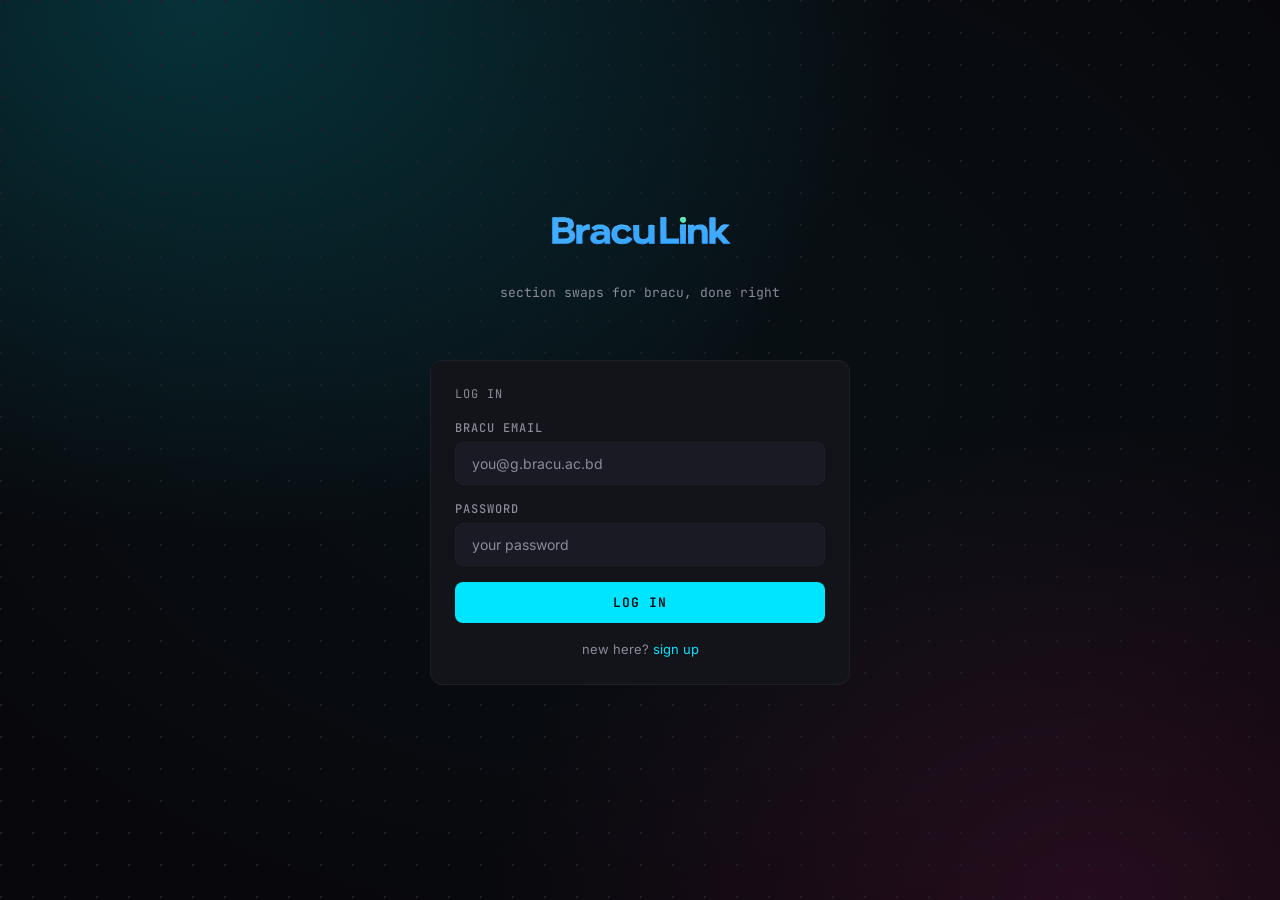
<file: src/main/resources/static/index.html>
<!doctype html>
<html lang="en">
<head>
  <meta charset="UTF-8" />
  <meta name="viewport" content="width=device-width, initial-scale=1.0" />
  <title>braculink</title>
  <link rel="stylesheet" href="css/style.css" />
</head>
<body>
  <div class="auth-shell">
    <div class="auth-shell-inner stack stack-lg">
      <div class="auth-logo">
        <img src="assets/logo.svg" alt="braculink" />
      </div>
      <p class="auth-tagline">section swaps for bracu, done right</p>

      <section id="signup-card" class="card hidden">
        <p class="card-label">SIGN UP</p>
        <div class="banner hidden"></div>
        <form id="signup-form" class="stack stack-md">
          <div class="field">
            <label for="signup-fullName">full name</label>
            <input id="signup-fullName" name="fullName" type="text" placeholder="your full name" required />
          </div>
          <div class="field">
            <label for="signup-studentId">student id</label>
            <input id="signup-studentId" name="studentId" type="text" placeholder="e.g. 21301234" required />
          </div>
          <div class="field">
            <label for="signup-bracuEmail">bracu email</label>
            <input id="signup-bracuEmail" name="bracuEmail" type="email" placeholder="you@g.bracu.ac.bd" required />
          </div>
          <div class="field">
            <label for="signup-password">password</label>
            <input id="signup-password" name="password" type="password" placeholder="at least 8 characters" minlength="8" required />
          </div>
          <button type="submit" class="btn">create account</button>
        </form>
      </section>

      <section id="verify-card" class="card hidden">
        <p class="card-label">VERIFY EMAIL</p>
        <div class="banner hidden"></div>
        <p class="muted mono text-sm">check the server console for your OTP</p>
        <form id="verify-form" class="stack stack-md">
          <div class="field">
            <label for="verify-email">bracu email</label>
            <input id="verify-email" name="email" type="email" placeholder="you@g.bracu.ac.bd" required />
          </div>
          <div class="field">
            <label for="verify-otp">otp</label>
            <input id="verify-otp" name="otp" type="text" placeholder="6-digit code" required />
          </div>
          <button type="submit" class="btn">verify</button>
        </form>
      </section>

      <section id="login-card" class="card">
        <p class="card-label">LOG IN</p>
        <div class="banner hidden"></div>
        <form id="login-form" class="stack stack-md">
          <div class="field">
            <label for="login-bracuEmail">bracu email</label>
            <input id="login-bracuEmail" name="bracuEmail" type="email" placeholder="you@g.bracu.ac.bd" required />
          </div>
          <div class="field">
            <label for="login-password">password</label>
            <input id="login-password" name="password" type="password" placeholder="your password" required />
          </div>
          <button type="submit" class="btn">log in</button>
        </form>
        <p class="auth-toggle">new here? <a href="#" id="toggle-signup">sign up</a></p>
      </section>
    </div>
  </div>

  <script src="js/api.js"></script>
  <script>
    const signupCard = document.getElementById("signup-card");
    const verifyCard = document.getElementById("verify-card");
    const loginCard = document.getElementById("login-card");
    const toggleSignupLink = document.getElementById("toggle-signup");

    function showCardBanner(card, message, type) {
      const banner = card.querySelector(".banner");
      banner.textContent = message;
      banner.className = `banner ${type === "success" ? "banner-success" : "banner-error"}`;
    }

    function hideCardBanner(card) {
      const banner = card.querySelector(".banner");
      banner.className = "banner hidden";
    }

    toggleSignupLink.addEventListener("click", (event) => {
      event.preventDefault();
      const opening = signupCard.classList.contains("hidden");
      signupCard.classList.toggle("hidden");
      toggleSignupLink.textContent = opening ? "already have an account?" : "sign up";
      if (opening) {
        signupCard.scrollIntoView({ behavior: "smooth", block: "start" });
      }
    });

    document.getElementById("signup-form").addEventListener("submit", async (event) => {
      event.preventDefault();
      hideCardBanner(signupCard);
      const form = event.target;
      const payload = {
        fullName: form.fullName.value.trim(),
        studentId: form.studentId.value.trim(),
        bracuEmail: form.bracuEmail.value.trim(),
        password: form.password.value,
      };

      try {
        await apiFetch("/api/auth/signup", {
          method: "POST",
          body: JSON.stringify(payload),
        });
        showCardBanner(signupCard, "signed up — check the server console for your OTP", "success");
        document.getElementById("verify-email").value = payload.bracuEmail;
        verifyCard.classList.remove("hidden");
        verifyCard.scrollIntoView({ behavior: "smooth", block: "start" });
      } catch (error) {
        showCardBanner(signupCard, error.message, "error");
      }
    });

    document.getElementById("verify-form").addEventListener("submit", async (event) => {
      event.preventDefault();
      hideCardBanner(verifyCard);
      const form = event.target;
      const payload = {
        bracuEmail: form.email.value.trim(),
        otp: form.otp.value.trim(),
      };

      try {
        await apiFetch("/api/auth/verify", {
          method: "POST",
          body: JSON.stringify(payload),
        });
        showCardBanner(verifyCard, "email verified — you can log in now", "success");
        document.getElementById("login-bracuEmail").value = payload.bracuEmail;
        loginCard.scrollIntoView({ behavior: "smooth", block: "start" });
      } catch (error) {
        showCardBanner(verifyCard, error.message, "error");
      }
    });

    document.getElementById("login-form").addEventListener("submit", async (event) => {
      event.preventDefault();
      hideCardBanner(loginCard);
      const form = event.target;
      const payload = {
        bracuEmail: form.bracuEmail.value.trim(),
        password: form.password.value,
      };

      try {
        const data = await apiFetch("/api/auth/login", {
          method: "POST",
          body: JSON.stringify(payload),
        });
        setToken(data.token);
        window.location.href = "dashboard.html";
      } catch (error) {
        showCardBanner(loginCard, error.message, "error");
      }
    });
  </script>
</body>
</html>
</file>
<file: src/main/resources/static/css/style.css>
@import url('https://fonts.googleapis.com/css2?family=Inter:wght@400;500;600&family=JetBrains+Mono:wght@400;600&display=swap');

/* Braculink shared stylesheet — dark neon, imported by every page */

:root {
  --bg: #08080C;
  --surface: #13131A;
  --surface-2: #1A1A24;
  --border: #1F1F2A;
  --text: #E4E4E7;
  --text-muted: #8A8A99;
  --accent: #00E5FF;
  --accent-glow: rgba(0, 229, 255, 0.35);
  --accent-2: #FF2E9A;
  --accent-2-glow: rgba(255, 46, 154, 0.35);
  --success: #00FF9C;
  --danger: #FF3D5A;
  --warning: #FFB020;
  --radius: 12px;
  --radius-sm: 8px;
}

*,
*::before,
*::after {
  box-sizing: border-box;
}

html {
  -webkit-font-smoothing: antialiased;
}

body {
  margin: 0;
  min-height: 100vh;
  font-family: 'Inter', -apple-system, BlinkMacSystemFont, sans-serif;
  color: var(--text);
  background-color: var(--bg);
  background-image:
    radial-gradient(circle at 1px 1px, var(--border) 1px, transparent 0),
    radial-gradient(ellipse 1400px 1000px at 50% 40%, rgba(0, 229, 255, 0.04), transparent 60%),
    radial-gradient(ellipse 1200px 900px at 15% 0%, rgba(0, 229, 255, 0.18), transparent 60%),
    radial-gradient(ellipse 1000px 800px at 85% 100%, rgba(255, 46, 154, 0.12), transparent 60%);
  background-size: 32px 32px, auto, auto, auto;
  background-repeat: repeat, no-repeat, no-repeat, no-repeat;
  background-attachment: fixed, fixed, fixed, fixed;
}

h1, h2, h3, h4, h5, h6 {
  font-family: 'JetBrains Mono', monospace;
  letter-spacing: -0.02em;
  font-weight: 600;
  margin: 0 0 12px;
  color: var(--text);
}

h1 { font-size: 2rem; }
h2 { font-size: 1.4rem; }
h3 { font-size: 1.1rem; }

p {
  margin: 0 0 12px;
  line-height: 1.6;
}

a {
  color: var(--accent);
  text-decoration: none;
}

a:hover {
  text-decoration: underline;
}

/* ---------- Card ---------- */

.card {
  background-color: var(--surface);
  border: 1px solid var(--border);
  border-radius: var(--radius);
  padding: 24px;
}

.card-nested {
  background-color: var(--surface-2);
  border: 1px solid var(--border);
  border-radius: var(--radius);
  padding: 24px;
}

.card-confirmed {
  border-color: rgba(0, 255, 156, 0.4);
  box-shadow: 0 0 32px rgba(0, 255, 156, 0.08);
}

/* ---------- Buttons ---------- */

.btn,
.btn-secondary,
.btn-magenta,
.btn-danger {
  display: inline-flex;
  align-items: center;
  justify-content: center;
  gap: 8px;
  font-family: 'JetBrains Mono', monospace;
  font-weight: 600;
  font-size: 13px;
  text-transform: uppercase;
  letter-spacing: 0.08em;
  border-radius: var(--radius-sm);
  padding: 12px 20px;
  cursor: pointer;
  transition: transform 150ms ease, box-shadow 150ms ease, border-color 150ms ease, color 150ms ease, background-color 150ms ease;
}

.btn {
  background-color: var(--accent);
  color: #0A0A0F;
  border: none;
}

.btn:hover {
  transform: translateY(-1px);
  box-shadow: 0 0 24px var(--accent-glow);
}

.btn:active {
  transform: translateY(0);
}

.btn:disabled {
  opacity: 0.5;
  cursor: not-allowed;
  transform: none;
  box-shadow: none;
}

.btn-secondary {
  background-color: transparent;
  color: var(--text);
  border: 1px solid var(--border);
}

.btn-secondary:hover {
  border-color: var(--accent);
  color: var(--accent);
}

.btn-secondary:active {
  transform: translateY(0);
}

.btn-magenta {
  background-color: var(--accent-2);
  color: #0A0A0F;
  border: none;
}

.btn-magenta:hover {
  transform: translateY(-1px);
  box-shadow: 0 0 24px var(--accent-2-glow);
}

.btn-magenta:active {
  transform: translateY(0);
}

.btn-danger {
  background-color: transparent;
  color: var(--danger);
  border: 1px solid rgba(255, 61, 90, 0.4);
}

.btn-danger:hover {
  border-color: var(--danger);
  color: var(--danger);
  box-shadow: 0 0 24px rgba(255, 61, 90, 0.2);
}

.btn-danger:active {
  transform: translateY(0);
}

.btn-sm {
  padding: 6px 12px;
  font-size: 12px;
}

/* ---------- Forms ---------- */

label {
  display: block;
  color: var(--text-muted);
  font-family: 'JetBrains Mono', monospace;
  font-size: 12px;
  font-weight: 500;
  text-transform: uppercase;
  letter-spacing: 0.08em;
  margin-bottom: 6px;
}

input,
select,
textarea {
  width: 100%;
  font-family: 'Inter', sans-serif;
  font-size: 14px;
  color: var(--text);
  background-color: var(--surface-2);
  border: 1px solid var(--border);
  border-radius: var(--radius-sm);
  padding: 12px 16px;
}

input::placeholder,
textarea::placeholder {
  color: var(--text-muted);
}

input:focus,
select:focus,
textarea:focus {
  outline: none;
  border-color: var(--accent);
  box-shadow: 0 0 0 3px var(--accent-glow);
}

.field {
  display: flex;
  flex-direction: column;
}

input[type="checkbox"] {
  width: auto;
  accent-color: var(--accent);
  cursor: pointer;
}

/* ---------- Nav ---------- */

.nav {
  position: sticky;
  top: 0;
  z-index: 10;
  background-color: var(--surface);
  border-bottom: 1px solid var(--border);
  padding: 16px 32px;
  display: flex;
  align-items: center;
  justify-content: space-between;
}

.nav-links {
  display: flex;
  align-items: center;
  gap: 24px;
}

.nav-links a {
  color: var(--text-muted);
  text-decoration: none;
  font-family: 'Inter', sans-serif;
  font-weight: 500;
  font-size: 14px;
  padding-bottom: 4px;
  border-bottom: 2px solid transparent;
}

.nav-links a:hover {
  color: var(--text);
  text-decoration: none;
}

.nav-links a.active {
  color: var(--accent);
  border-bottom-color: var(--accent);
}

/* ---------- Notifications ---------- */

.notif-wrap {
  position: relative;
  display: flex;
  align-items: center;
}

.notif-bell {
  position: relative;
  display: inline-flex;
  align-items: center;
  justify-content: center;
  background: none;
  border: none;
  padding: 6px;
  margin: 0;
  cursor: pointer;
  color: var(--text-muted);
  transition: color 150ms ease;
}

.notif-bell:hover {
  color: var(--text);
}

.notif-bell svg {
  display: block;
}

.notif-badge {
  position: absolute;
  top: 0;
  right: 0;
  min-width: 16px;
  height: 16px;
  padding: 0 4px;
  border-radius: 999px;
  background-color: var(--danger);
  color: #fff;
  font-family: 'JetBrains Mono', monospace;
  font-size: 10px;
  font-weight: 600;
  line-height: 16px;
  text-align: center;
}

.notif-panel {
  position: absolute;
  top: calc(100% + 12px);
  right: 0;
  width: 320px;
  max-height: 420px;
  overflow-y: auto;
  z-index: 20;
  padding: 16px;
}

.notif-row {
  padding: 10px 12px;
  border-left: 2px solid transparent;
  border-bottom: 1px solid var(--border);
}

.notif-row:last-child {
  border-bottom: none;
}

.notif-row.unread {
  border-left-color: var(--accent);
}

.notif-row-message {
  color: var(--text);
  font-size: 13px;
  margin: 0 0 6px;
  line-height: 1.4;
}

.notif-row-meta {
  display: flex;
  align-items: center;
  justify-content: space-between;
  gap: 8px;
}

.notif-mark-read {
  color: var(--accent);
  font-size: 12px;
  white-space: nowrap;
}

/* ---------- Badge ---------- */

.badge {
  display: inline-block;
  padding: 4px 12px;
  border-radius: var(--radius-sm);
  font-family: 'JetBrains Mono', monospace;
  font-size: 12px;
  font-weight: 600;
  text-transform: uppercase;
  border: 1px solid transparent;
}

.badge-success {
  color: var(--success);
  border-color: var(--success);
  background-color: rgba(0, 255, 156, 0.15);
}

.badge-danger {
  color: var(--danger);
  border-color: var(--danger);
  background-color: rgba(255, 61, 90, 0.15);
}

.badge-warning {
  color: var(--warning);
  border-color: var(--warning);
  background-color: rgba(255, 176, 32, 0.15);
}

.badge-accent {
  color: var(--accent);
  border-color: var(--accent);
  background-color: rgba(0, 229, 255, 0.15);
}

/* ---------- Banner ---------- */

.banner {
  width: 100%;
  padding: 12px 16px;
  border-radius: var(--radius-sm);
  font-size: 14px;
  font-family: 'Inter', sans-serif;
  border: 1px solid transparent;
  margin-bottom: 16px;
}

.banner.hidden {
  margin-bottom: 0;
}

.banner-error {
  color: var(--danger);
  border-color: var(--danger);
  background-color: rgba(255, 61, 90, 0.15);
}

.banner-success {
  color: var(--success);
  border-color: var(--success);
  background-color: rgba(0, 255, 156, 0.15);
}

/* ---------- Result list (course search) ---------- */

.result-list {
  border-top: 1px solid var(--border);
  margin-top: 16px;
}

.result-row {
  display: flex;
  align-items: baseline;
  gap: 12px;
  padding: 12px 16px;
  border-bottom: 1px solid var(--border);
  border-left: 2px solid transparent;
  cursor: pointer;
}

.result-row:hover {
  background-color: var(--surface-2);
  border-left-color: var(--accent);
}

.result-row-code {
  font-family: 'JetBrains Mono', monospace;
  font-weight: 600;
  color: var(--accent);
}

.result-row-name {
  color: var(--text);
}

/* ---------- Section picker ---------- */

.section-picker-grid {
  display: grid;
  grid-template-columns: repeat(auto-fill, minmax(220px, 1fr));
  gap: 12px;
  max-height: 360px;
  overflow-y: auto;
  padding: 4px;
}

.section-pick-card {
  display: flex;
  flex-direction: column;
  gap: 6px;
  text-align: left;
  background-color: var(--surface-2);
  border: 1px solid var(--border);
  border-radius: var(--radius-sm);
  padding: 14px;
  cursor: pointer;
  font-family: 'Inter', sans-serif;
  color: var(--text);
  transition: border-color 150ms ease, box-shadow 150ms ease;
}

.section-pick-card:hover {
  border-color: var(--accent);
}

.section-pick-card.selected {
  border-color: var(--accent);
  box-shadow: 0 0 0 1px var(--accent), 0 0 24px var(--accent-glow);
}

.section-pick-card-header {
  display: flex;
  align-items: center;
  justify-content: space-between;
}

.section-pick-card-name {
  font-family: 'JetBrains Mono', monospace;
  font-weight: 600;
  font-size: 14px;
}

.section-pick-card-row {
  font-size: 12px;
  color: var(--text-muted);
  line-height: 1.4;
}

.section-pick-card-row strong {
  color: var(--text);
  font-weight: 500;
}

.section-picker-selected-label {
  font-family: 'JetBrains Mono', monospace;
  font-size: 12px;
  color: var(--accent);
  min-height: 16px;
}

/* ---------- Table ---------- */

table {
  width: 100%;
  border-collapse: collapse;
}

th {
  font-family: 'JetBrains Mono', monospace;
  text-transform: uppercase;
  font-size: 12px;
  color: var(--text-muted);
  text-align: left;
  padding: 12px 16px;
  border-bottom: 1px solid var(--border);
}

td {
  font-size: 14px;
  padding: 12px 16px;
  border-bottom: 1px solid var(--border);
}

tbody tr:nth-child(even) {
  background-color: var(--surface-2);
}

tbody tr:hover {
  box-shadow: inset 2px 0 0 var(--accent);
}

tbody tr.row-full {
  opacity: 0.5;
}

/* ---------- Utilities ---------- */

.stack {
  display: flex;
  flex-direction: column;
}

.stack-sm { gap: 8px; }
.stack-md { gap: 16px; }
.stack-lg { gap: 24px; }

.row {
  display: flex;
  flex-direction: row;
  align-items: center;
}

.row-sm { gap: 8px; }
.row-md { gap: 16px; }
.row-lg { gap: 24px; }

.muted { color: var(--text-muted); }
.mono { font-family: 'JetBrains Mono', monospace; }
.text-sm { font-size: 13px; }

.container {
  max-width: 1100px;
  margin: 0 auto;
  padding: 0 32px;
}

.hidden {
  display: none !important;
}

/* ---------- Auth shell (index.html) ---------- */

.auth-shell {
  min-height: 100vh;
  display: flex;
  flex-direction: column;
  align-items: center;
  justify-content: center;
  padding: 48px 24px;
}

.auth-shell-inner {
  width: 100%;
  max-width: 420px;
}

.auth-logo {
  display: flex;
  justify-content: center;
  margin-bottom: 12px;
}

.auth-logo img {
  height: 32px;
}

.auth-tagline {
  text-align: center;
  color: var(--text-muted);
  font-family: 'JetBrains Mono', monospace;
  font-size: 13px;
  margin-bottom: 32px;
}

.card-label {
  font-family: 'JetBrains Mono', monospace;
  color: var(--text-muted);
  font-size: 12px;
  text-transform: uppercase;
  letter-spacing: 0.08em;
  margin-bottom: 16px;
}

.auth-toggle {
  text-align: center;
  margin: 16px 0 0;
  font-size: 13px;
  color: var(--text-muted);
}

@media (max-width: 768px) {
  .nav {
    flex-wrap: wrap;
    row-gap: 12px;
  }

  .nav-links {
    flex-wrap: wrap;
    row-gap: 12px;
    width: 100%;
  }
}

@media (max-width: 640px) {
  .card {
    padding: 16px;
  }

  .nav {
    padding: 16px;
  }

  .container {
    padding: 0 16px;
  }
}
</file>
